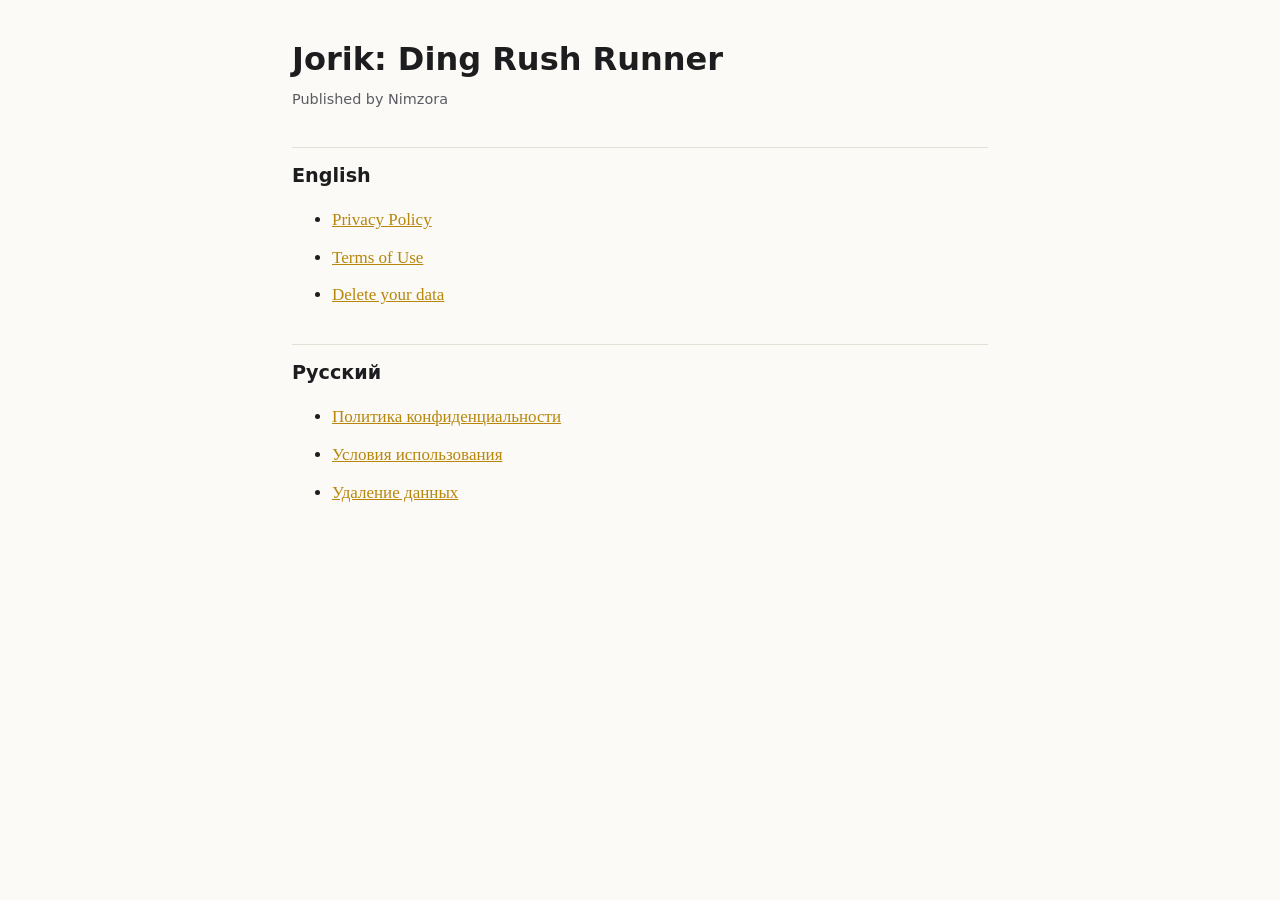
<file: index.html>
<!doctype html>
<html lang="en"><head><meta charset="utf-8"><meta name="viewport" content="width=device-width, initial-scale=1">
<title>Jorik: Ding Rush Runner — Legal</title><link rel="stylesheet" href="style.css"></head>
<body><main>
<h1>Jorik: Ding Rush Runner</h1>
<p class="meta">Published by Nimzora</p>
<h2>English</h2>
<ul><li><a href="privacy/">Privacy Policy</a></li><li><a href="terms/">Terms of Use</a></li><li><a href="delete-data/">Delete your data</a></li></ul>
<h2>Русский</h2>
<ul><li><a href="ru/privacy/">Политика конфиденциальности</a></li><li><a href="ru/terms/">Условия использования</a></li><li><a href="ru/delete-data/">Удаление данных</a></li></ul>
</main></body></html>
</file>
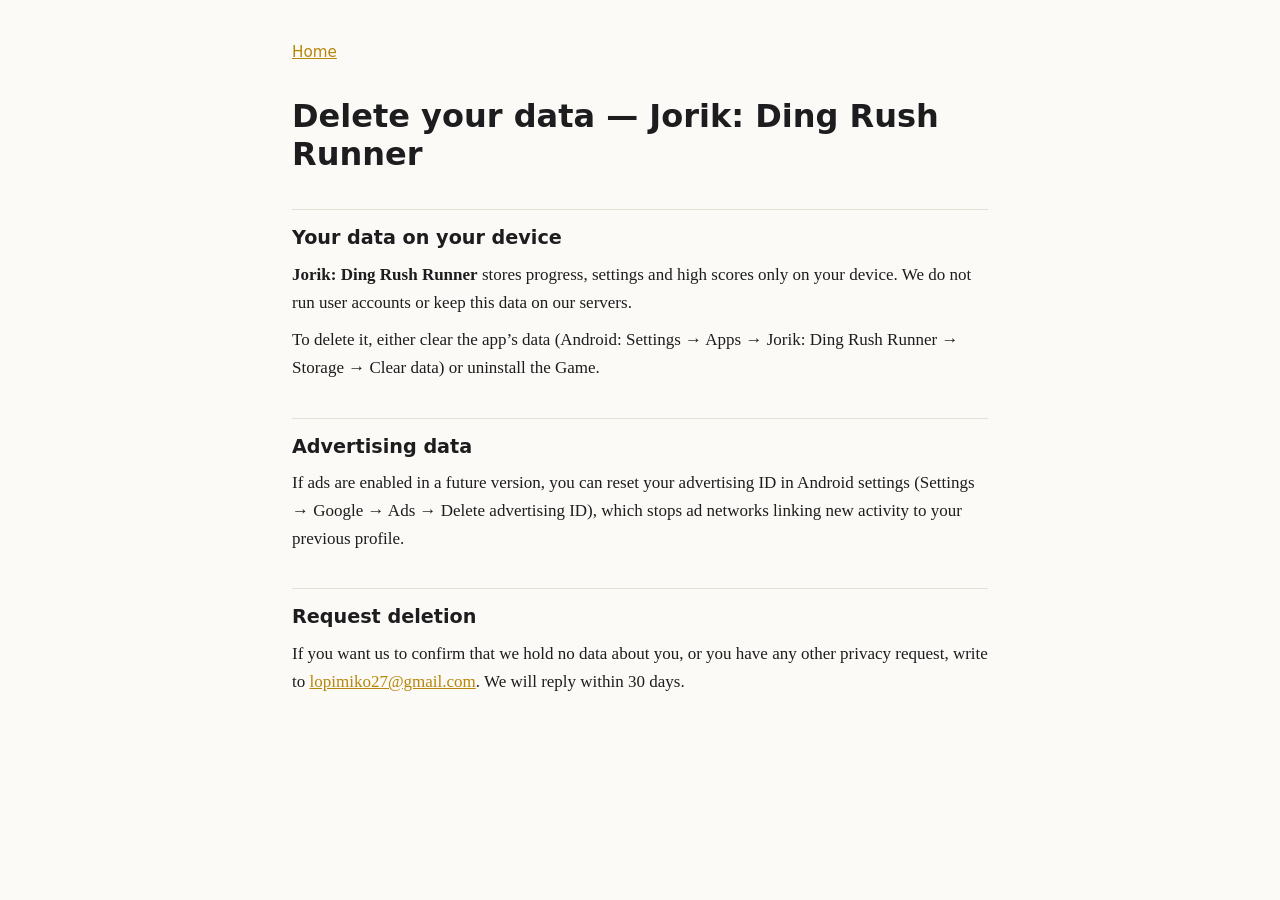
<file: delete-data/index.html>
<!doctype html>
<html lang="en"><head><meta charset="utf-8">
<meta name="viewport" content="width=device-width, initial-scale=1">
<title>Delete your data — Jorik: Ding Rush Runner</title>
<meta name="robots" content="index,follow">
<link rel="stylesheet" href="../style.css"></head>
<body><main>
<nav><a href="../">Home</a></nav>
<h1>Delete your data — Jorik: Ding Rush Runner</h1>

<h2>Your data on your device</h2>
<p><b>Jorik: Ding Rush Runner</b> stores progress, settings and high scores only on your device. We do not run user accounts or keep this data on our servers.</p><p>To delete it, either clear the app’s data (Android: Settings → Apps → Jorik: Ding Rush Runner → Storage → Clear data) or uninstall the Game.</p>
<h2>Advertising data</h2>
<p>If ads are enabled in a future version, you can reset your advertising ID in Android settings (Settings → Google → Ads → Delete advertising ID), which stops ad networks linking new activity to your previous profile.</p>
<h2>Request deletion</h2>
<p>If you want us to confirm that we hold no data about you, or you have any other privacy request, write to <a href="mailto:lopimiko27@gmail.com">lopimiko27@gmail.com</a>. We will reply within 30 days.</p>

</main></body></html>
</file>
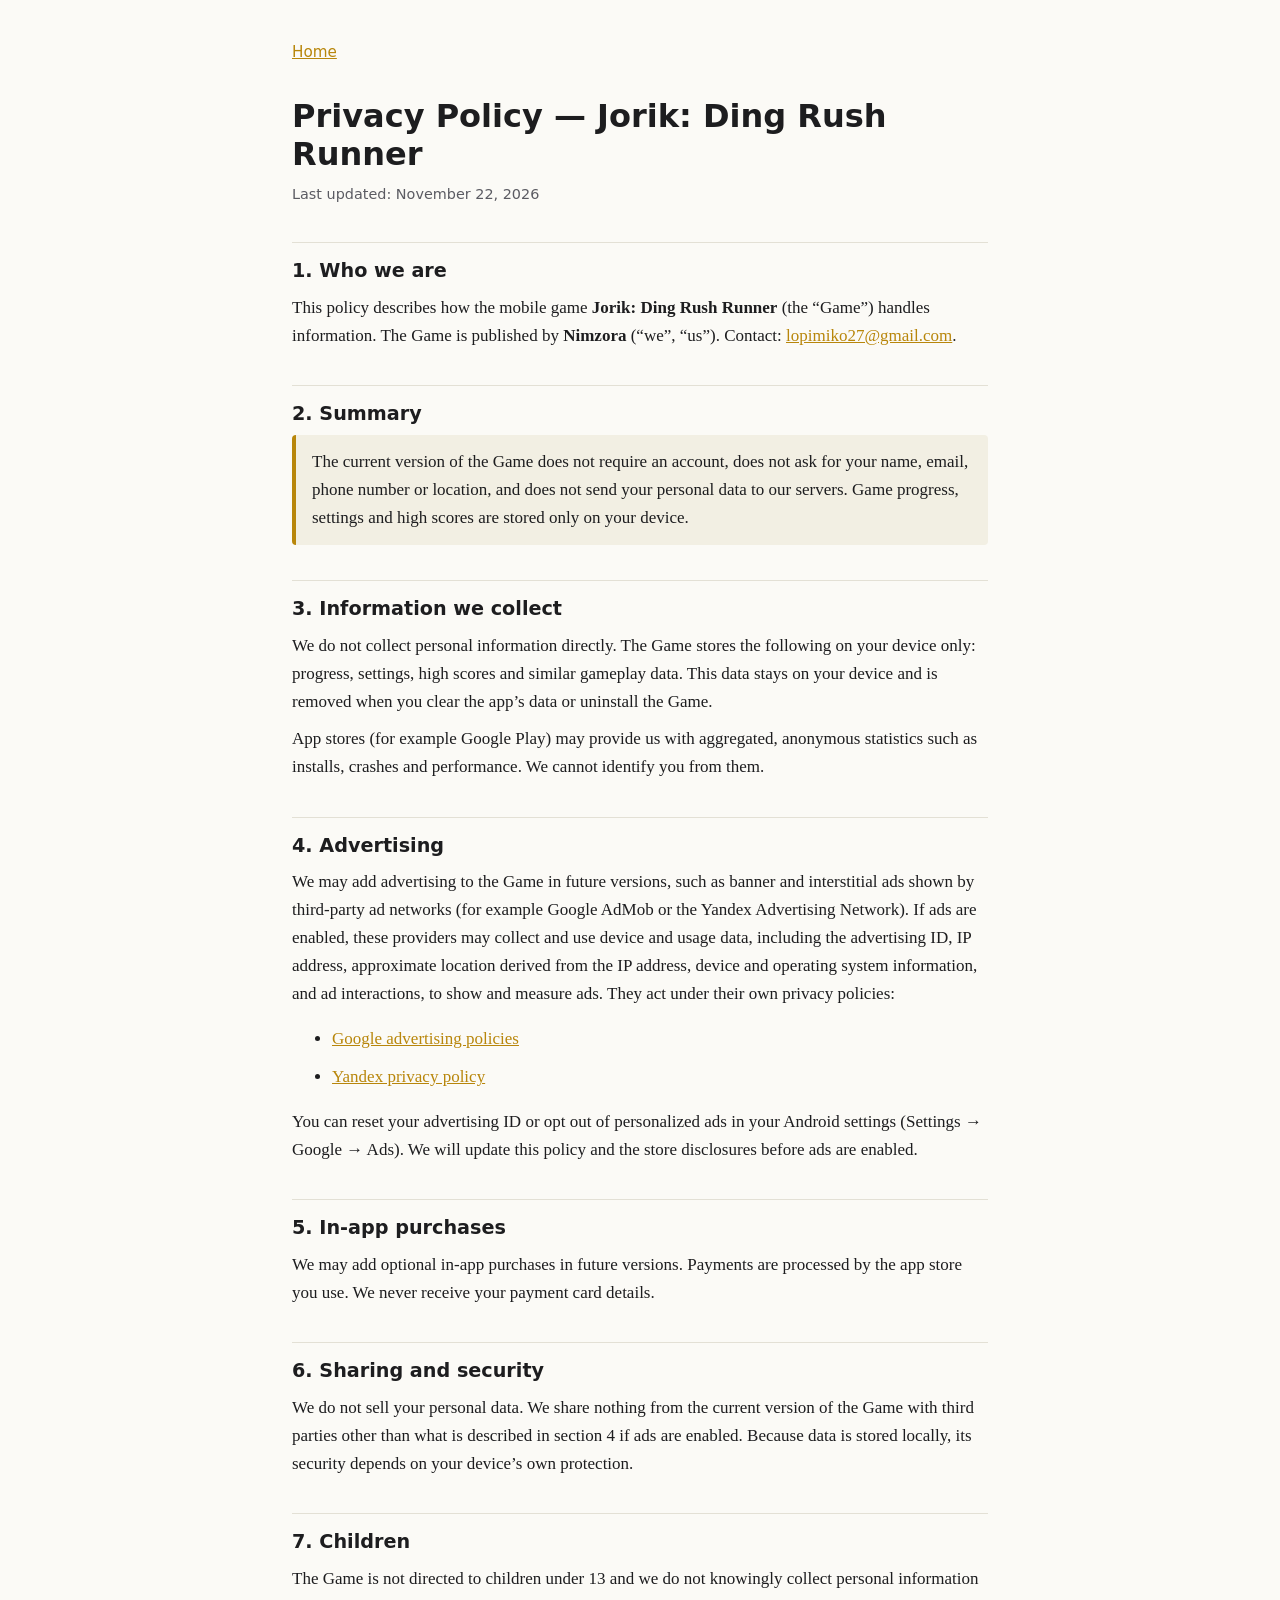
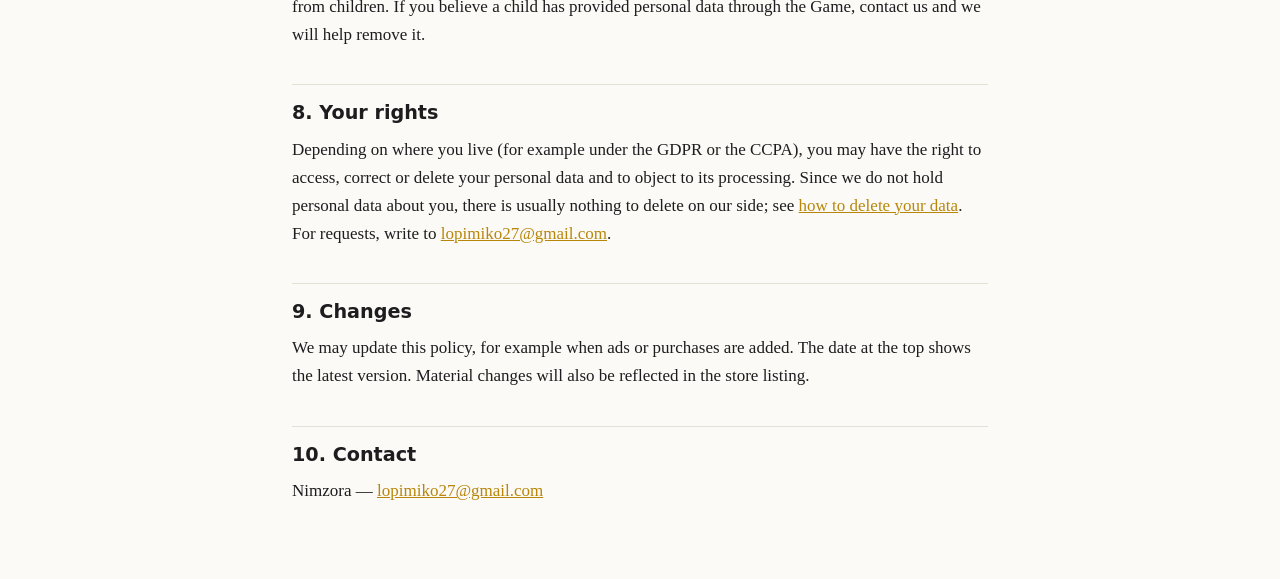
<file: privacy/index.html>
<!doctype html>
<html lang="en"><head><meta charset="utf-8">
<meta name="viewport" content="width=device-width, initial-scale=1">
<title>Privacy Policy — Jorik: Ding Rush Runner</title>
<meta name="robots" content="index,follow">
<link rel="stylesheet" href="../style.css"></head>
<body><main>
<nav><a href="../">Home</a></nav>
<h1>Privacy Policy — Jorik: Ding Rush Runner</h1>
<p class="meta">Last updated: November 22, 2026</p>
<h2>1. Who we are</h2>
<p>This policy describes how the mobile game <b>Jorik: Ding Rush Runner</b> (the “Game”) handles information. The Game is published by <b>Nimzora</b> (“we”, “us”). Contact: <a href="mailto:lopimiko27@gmail.com">lopimiko27@gmail.com</a>.</p>
<h2>2. Summary</h2>
<div class="box"><p>The current version of the Game does not require an account, does not ask for your name, email, phone number or location, and does not send your personal data to our servers. Game progress, settings and high scores are stored only on your device.</p></div>
<h2>3. Information we collect</h2>
<p>We do not collect personal information directly. The Game stores the following on your device only: progress, settings, high scores and similar gameplay data. This data stays on your device and is removed when you clear the app’s data or uninstall the Game.</p><p>App stores (for example Google Play) may provide us with aggregated, anonymous statistics such as installs, crashes and performance. We cannot identify you from them.</p>
<h2>4. Advertising</h2>
<p>We may add advertising to the Game in future versions, such as banner and interstitial ads shown by third-party ad networks (for example Google AdMob or the Yandex Advertising Network). If ads are enabled, these providers may collect and use device and usage data, including the advertising ID, IP address, approximate location derived from the IP address, device and operating system information, and ad interactions, to show and measure ads. They act under their own privacy policies:</p><ul><li><a href="https://policies.google.com/technologies/ads">Google advertising policies</a></li><li><a href="https://yandex.com/legal/confidential/">Yandex privacy policy</a></li></ul><p>You can reset your advertising ID or opt out of personalized ads in your Android settings (Settings → Google → Ads). We will update this policy and the store disclosures before ads are enabled.</p>
<h2>5. In-app purchases</h2>
<p>We may add optional in-app purchases in future versions. Payments are processed by the app store you use. We never receive your payment card details.</p>
<h2>6. Sharing and security</h2>
<p>We do not sell your personal data. We share nothing from the current version of the Game with third parties other than what is described in section 4 if ads are enabled. Because data is stored locally, its security depends on your device’s own protection.</p>
<h2>7. Children</h2>
<p>The Game is not directed to children under 13 and we do not knowingly collect personal information from children. If you believe a child has provided personal data through the Game, contact us and we will help remove it.</p>
<h2>8. Your rights</h2>
<p>Depending on where you live (for example under the GDPR or the CCPA), you may have the right to access, correct or delete your personal data and to object to its processing. Since we do not hold personal data about you, there is usually nothing to delete on our side; see <a href="../delete-data/">how to delete your data</a>. For requests, write to <a href="mailto:lopimiko27@gmail.com">lopimiko27@gmail.com</a>.</p>
<h2>9. Changes</h2>
<p>We may update this policy, for example when ads or purchases are added. The date at the top shows the latest version. Material changes will also be reflected in the store listing.</p>
<h2>10. Contact</h2>
<p>Nimzora — <a href="mailto:lopimiko27@gmail.com">lopimiko27@gmail.com</a></p>

</main></body></html>
</file>
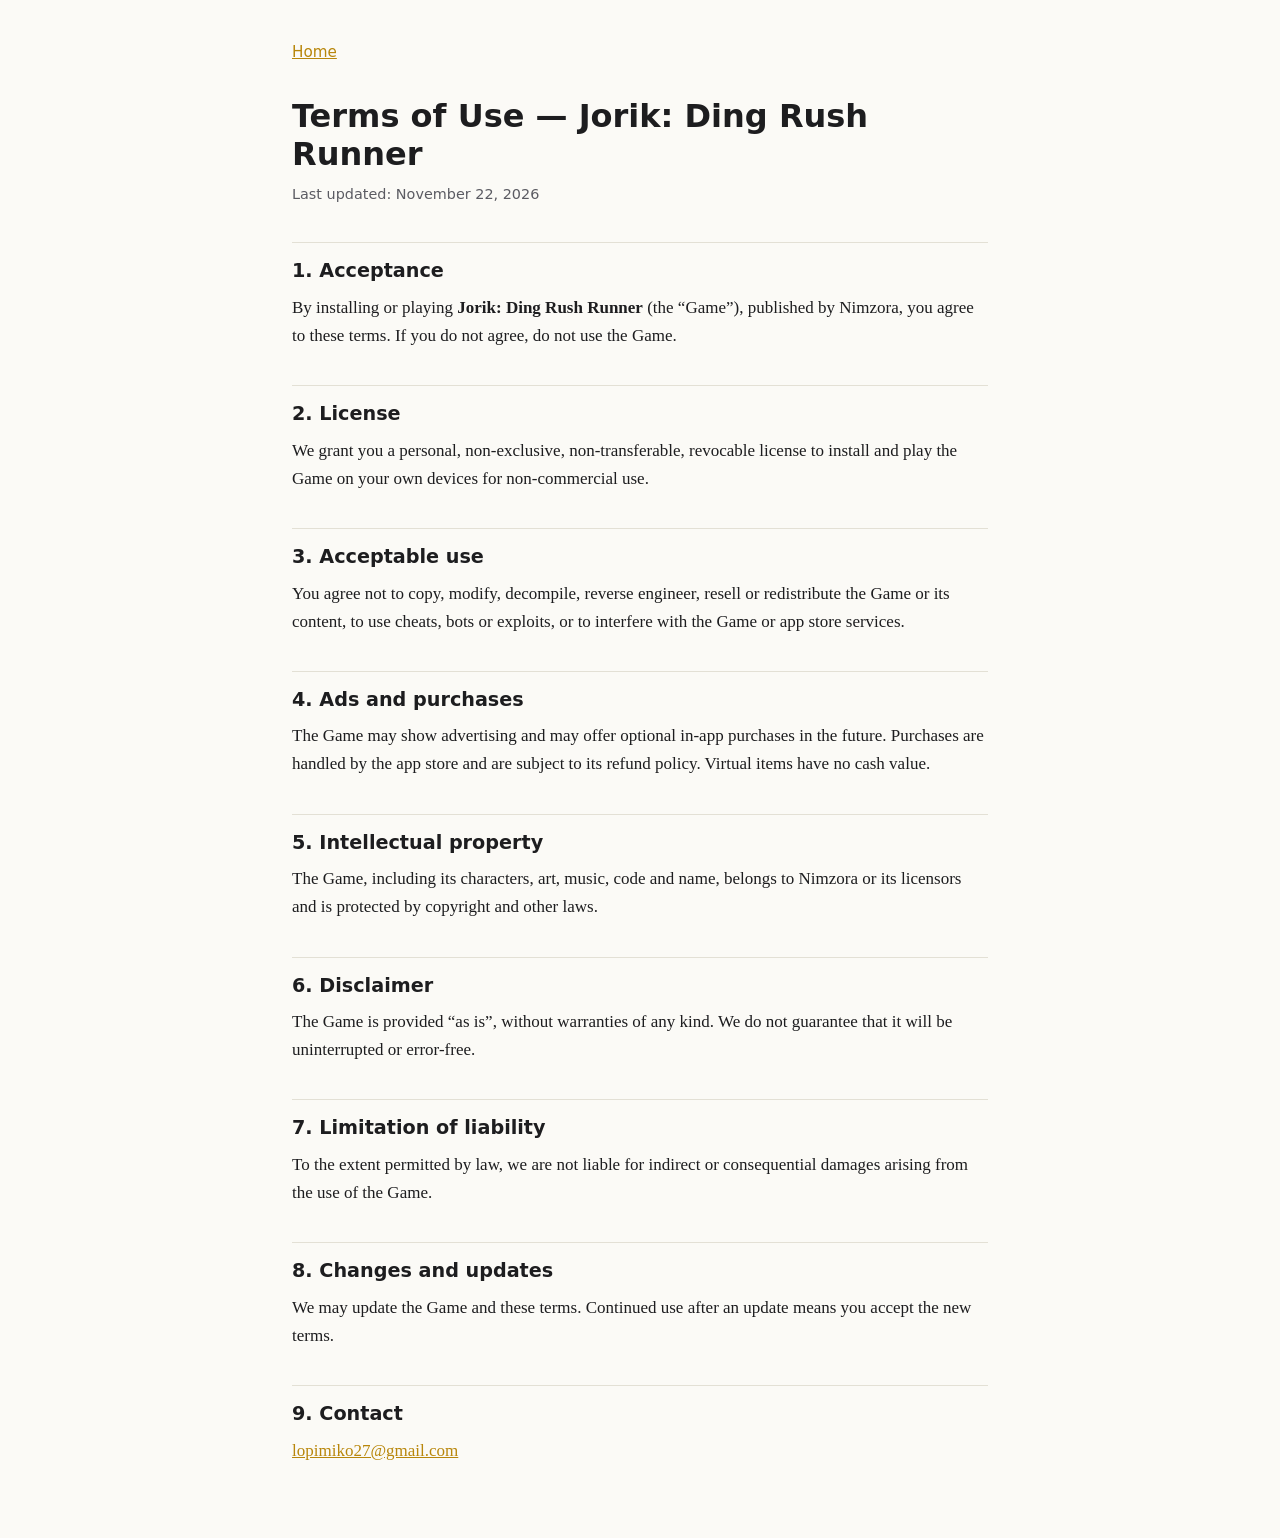
<file: terms/index.html>
<!doctype html>
<html lang="en"><head><meta charset="utf-8">
<meta name="viewport" content="width=device-width, initial-scale=1">
<title>Terms of Use — Jorik: Ding Rush Runner</title>
<meta name="robots" content="index,follow">
<link rel="stylesheet" href="../style.css"></head>
<body><main>
<nav><a href="../">Home</a></nav>
<h1>Terms of Use — Jorik: Ding Rush Runner</h1>
<p class="meta">Last updated: November 22, 2026</p>
<h2>1. Acceptance</h2>
<p>By installing or playing <b>Jorik: Ding Rush Runner</b> (the “Game”), published by Nimzora, you agree to these terms. If you do not agree, do not use the Game.</p>
<h2>2. License</h2>
<p>We grant you a personal, non-exclusive, non-transferable, revocable license to install and play the Game on your own devices for non-commercial use.</p>
<h2>3. Acceptable use</h2>
<p>You agree not to copy, modify, decompile, reverse engineer, resell or redistribute the Game or its content, to use cheats, bots or exploits, or to interfere with the Game or app store services.</p>
<h2>4. Ads and purchases</h2>
<p>The Game may show advertising and may offer optional in-app purchases in the future. Purchases are handled by the app store and are subject to its refund policy. Virtual items have no cash value.</p>
<h2>5. Intellectual property</h2>
<p>The Game, including its characters, art, music, code and name, belongs to Nimzora or its licensors and is protected by copyright and other laws.</p>
<h2>6. Disclaimer</h2>
<p>The Game is provided “as is”, without warranties of any kind. We do not guarantee that it will be uninterrupted or error-free.</p>
<h2>7. Limitation of liability</h2>
<p>To the extent permitted by law, we are not liable for indirect or consequential damages arising from the use of the Game.</p>
<h2>8. Changes and updates</h2>
<p>We may update the Game and these terms. Continued use after an update means you accept the new terms.</p>
<h2>9. Contact</h2>
<p><a href="mailto:lopimiko27@gmail.com">lopimiko27@gmail.com</a></p>

</main></body></html>
</file>
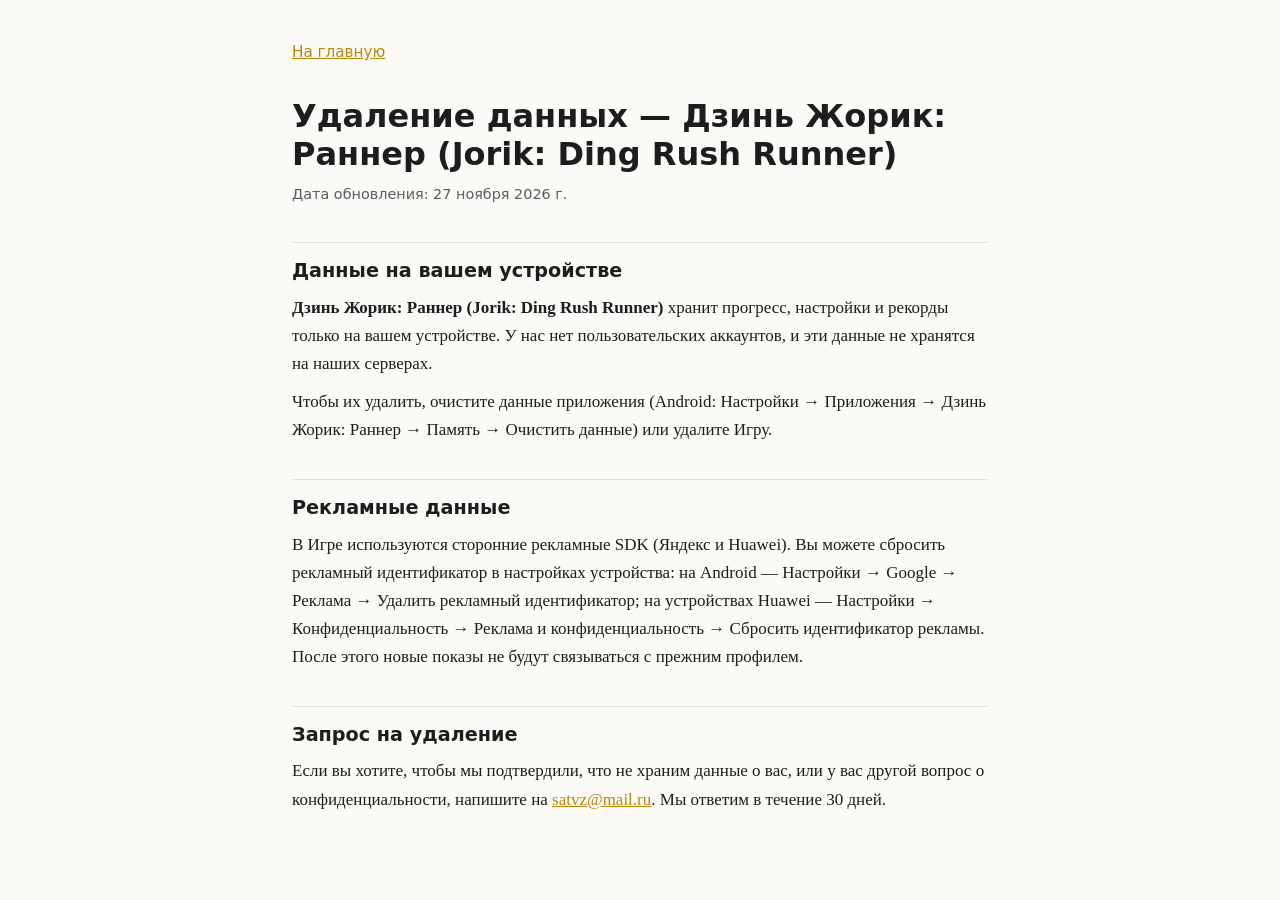
<file: ru/delete-data/index.html>
<!doctype html>
<html lang="ru">
<head>
  <meta charset="utf-8">
  <meta name="viewport" content="width=device-width, initial-scale=1">
  <title>Удаление данных — Дзинь Жорик: Раннер (Jorik: Ding Rush Runner)</title>
  <meta name="robots" content="index,follow">
  <link rel="stylesheet" href="../../style.css">
</head>
<body>
<main>
  <nav><a href="../../">На главную</a></nav>
  <h1>Удаление данных — Дзинь Жорик: Раннер (Jorik: Ding Rush Runner)</h1>
  <p class="meta">Дата обновления: 27 ноября 2026 г.</p>

  <h2>Данные на вашем устройстве</h2>
  <p><b>Дзинь Жорик: Раннер (Jorik: Ding Rush Runner)</b> хранит прогресс, настройки и рекорды только на вашем устройстве. У нас нет пользовательских аккаунтов, и эти данные не хранятся на наших серверах.</p>
  <p>Чтобы их удалить, очистите данные приложения (Android: Настройки → Приложения → Дзинь Жорик: Раннер → Память → Очистить данные) или удалите Игру.</p>

  <h2>Рекламные данные</h2>
  <p>В Игре используются сторонние рекламные SDK (Яндекс и Huawei). Вы можете сбросить рекламный идентификатор в настройках устройства: на Android — Настройки → Google → Реклама → Удалить рекламный идентификатор; на устройствах Huawei — Настройки → Конфиденциальность → Реклама и конфиденциальность → Сбросить идентификатор рекламы. После этого новые показы не будут связываться с прежним профилем.</p>

  <h2>Запрос на удаление</h2>
  <p>Если вы хотите, чтобы мы подтвердили, что не храним данные о вас, или у вас другой вопрос о конфиденциальности, напишите на <a href="mailto:satvz@mail.ru">satvz@mail.ru</a>. Мы ответим в течение 30 дней.</p>
</main>
</body>
</html>
</file>
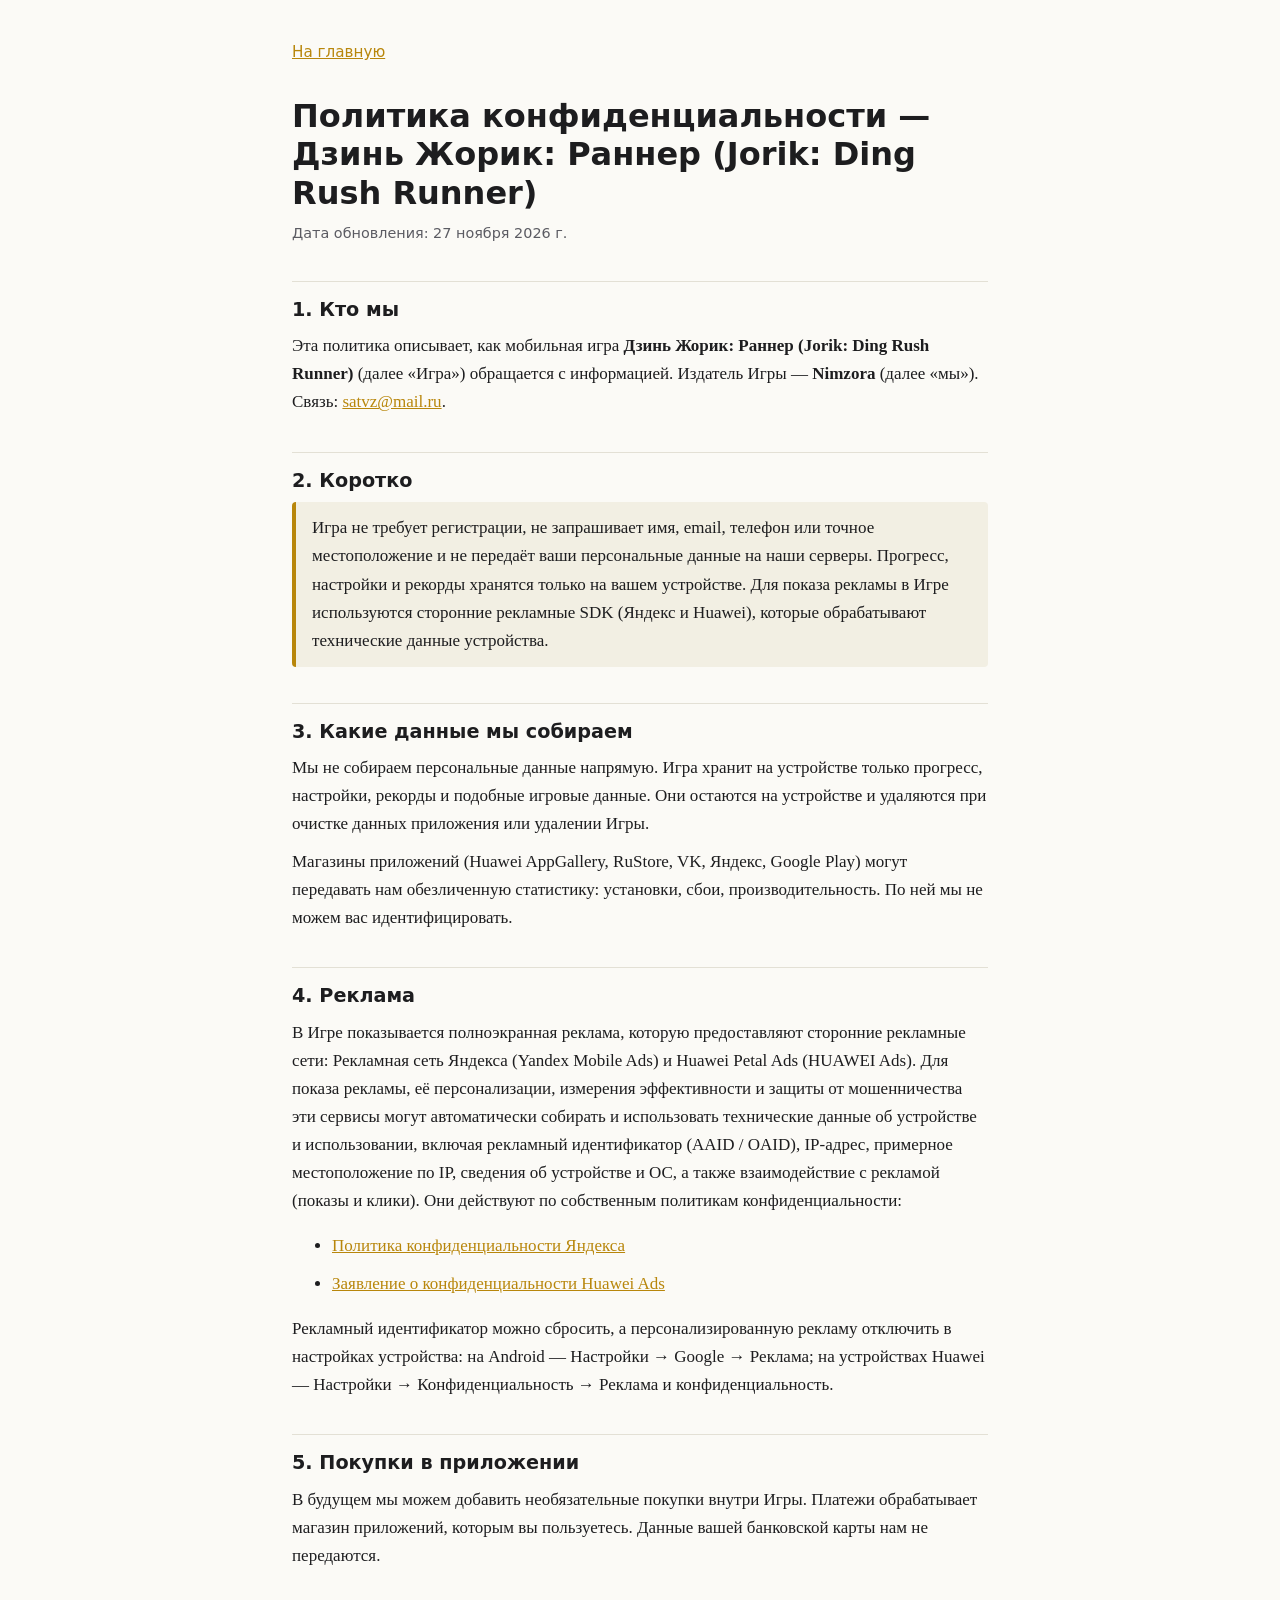
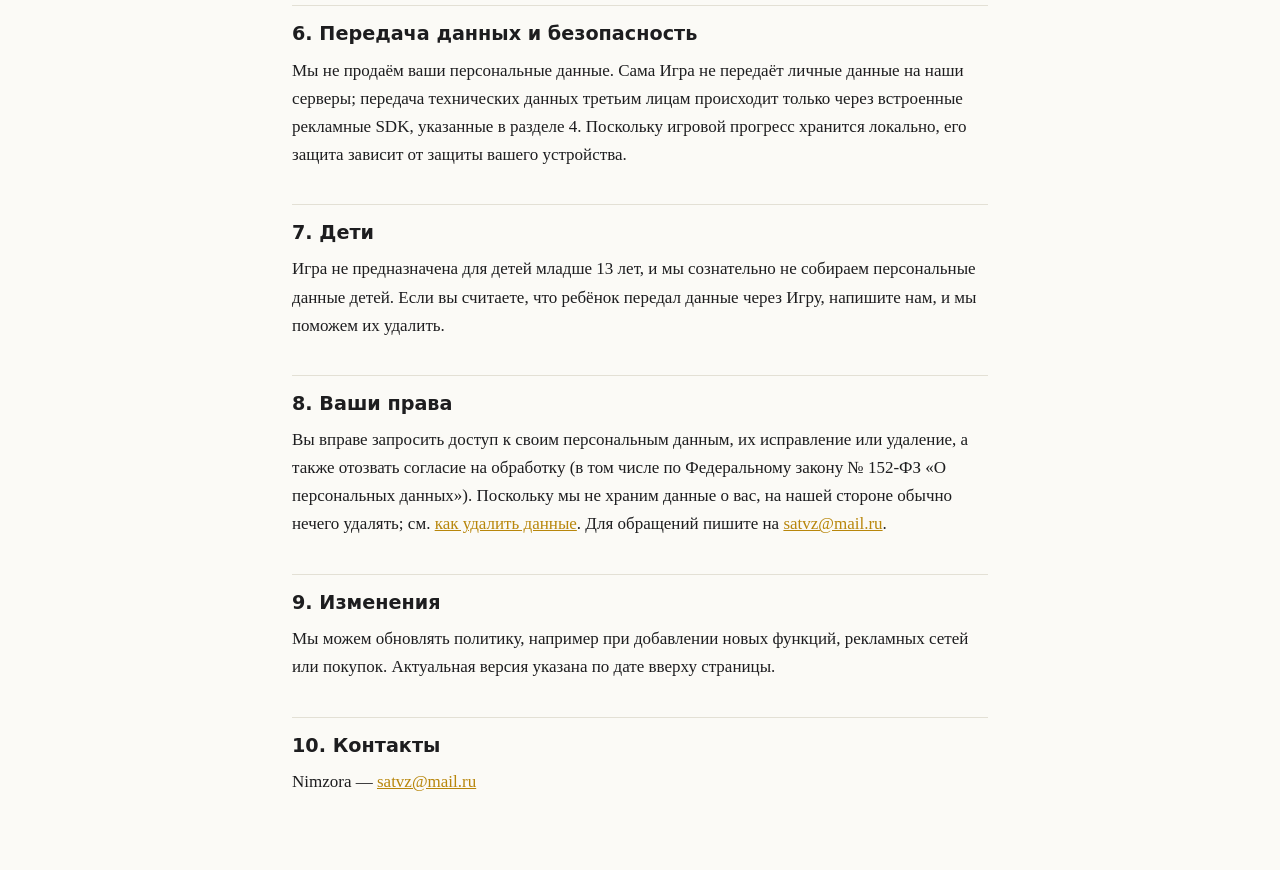
<file: ru/privacy/index.html>
<!doctype html>
<html lang="ru">
<head>
  <meta charset="utf-8">
  <meta name="viewport" content="width=device-width, initial-scale=1">
  <title>Политика конфиденциальности — Дзинь Жорик: Раннер (Jorik: Ding Rush Runner)</title>
  <meta name="robots" content="index,follow">
  <link rel="stylesheet" href="../../style.css">
</head>
<body>
<main>
  <nav><a href="../../">На главную</a></nav>
  <h1>Политика конфиденциальности — Дзинь Жорик: Раннер (Jorik: Ding Rush Runner)</h1>
  <p class="meta">Дата обновления: 27 ноября 2026 г.</p>

  <h2>1. Кто мы</h2>
  <p>Эта политика описывает, как мобильная игра <b>Дзинь Жорик: Раннер (Jorik: Ding Rush Runner)</b> (далее «Игра») обращается с информацией. Издатель Игры — <b>Nimzora</b> (далее «мы»). Связь: <a href="mailto:satvz@mail.ru">satvz@mail.ru</a>.</p>

  <h2>2. Коротко</h2>
  <div class="box">
    <p>Игра не требует регистрации, не запрашивает имя, email, телефон или точное местоположение и не передаёт ваши персональные данные на наши серверы. Прогресс, настройки и рекорды хранятся только на вашем устройстве. Для показа рекламы в Игре используются сторонние рекламные SDK (Яндекс и Huawei), которые обрабатывают технические данные устройства.</p>
  </div>

  <h2>3. Какие данные мы собираем</h2>
  <p>Мы не собираем персональные данные напрямую. Игра хранит на устройстве только прогресс, настройки, рекорды и подобные игровые данные. Они остаются на устройстве и удаляются при очистке данных приложения или удалении Игры.</p>
  <p>Магазины приложений (Huawei AppGallery, RuStore, VK, Яндекс, Google Play) могут передавать нам обезличенную статистику: установки, сбои, производительность. По ней мы не можем вас идентифицировать.</p>

  <h2>4. Реклама</h2>
  <p>В Игре показывается полноэкранная реклама, которую предоставляют сторонние рекламные сети: Рекламная сеть Яндекса (Yandex Mobile Ads) и Huawei Petal Ads (HUAWEI Ads). Для показа рекламы, её персонализации, измерения эффективности и защиты от мошенничества эти сервисы могут автоматически собирать и использовать технические данные об устройстве и использовании, включая рекламный идентификатор (AAID / OAID), IP-адрес, примерное местоположение по IP, сведения об устройстве и ОС, а также взаимодействие с рекламой (показы и клики). Они действуют по собственным политикам конфиденциальности:</p>
  <ul>
    <li><a href="https://yandex.ru/legal/confidential/">Политика конфиденциальности Яндекса</a></li>
    <li><a href="https://developer.huawei.com/consumer/en/doc/distribution/monetize/privacy-statement-0000001085254549">Заявление о конфиденциальности Huawei Ads</a></li>
  </ul>
  <p>Рекламный идентификатор можно сбросить, а персонализированную рекламу отключить в настройках устройства: на Android — Настройки → Google → Реклама; на устройствах Huawei — Настройки → Конфиденциальность → Реклама и конфиденциальность.</p>

  <h2>5. Покупки в приложении</h2>
  <p>В будущем мы можем добавить необязательные покупки внутри Игры. Платежи обрабатывает магазин приложений, которым вы пользуетесь. Данные вашей банковской карты нам не передаются.</p>

  <h2>6. Передача данных и безопасность</h2>
  <p>Мы не продаём ваши персональные данные. Сама Игра не передаёт личные данные на наши серверы; передача технических данных третьим лицам происходит только через встроенные рекламные SDK, указанные в разделе 4. Поскольку игровой прогресс хранится локально, его защита зависит от защиты вашего устройства.</p>

  <h2>7. Дети</h2>
  <p>Игра не предназначена для детей младше 13 лет, и мы сознательно не собираем персональные данные детей. Если вы считаете, что ребёнок передал данные через Игру, напишите нам, и мы поможем их удалить.</p>

  <h2>8. Ваши права</h2>
  <p>Вы вправе запросить доступ к своим персональным данным, их исправление или удаление, а также отозвать согласие на обработку (в том числе по Федеральному закону № 152-ФЗ «О персональных данных»). Поскольку мы не храним данные о вас, на нашей стороне обычно нечего удалять; см. <a href="../delete-data/">как удалить данные</a>. Для обращений пишите на <a href="mailto:satvz@mail.ru">satvz@mail.ru</a>.</p>

  <h2>9. Изменения</h2>
  <p>Мы можем обновлять политику, например при добавлении новых функций, рекламных сетей или покупок. Актуальная версия указана по дате вверху страницы.</p>

  <h2>10. Контакты</h2>
  <p>Nimzora — <a href="mailto:satvz@mail.ru">satvz@mail.ru</a></p>
</main>
</body>
</html>
</file>
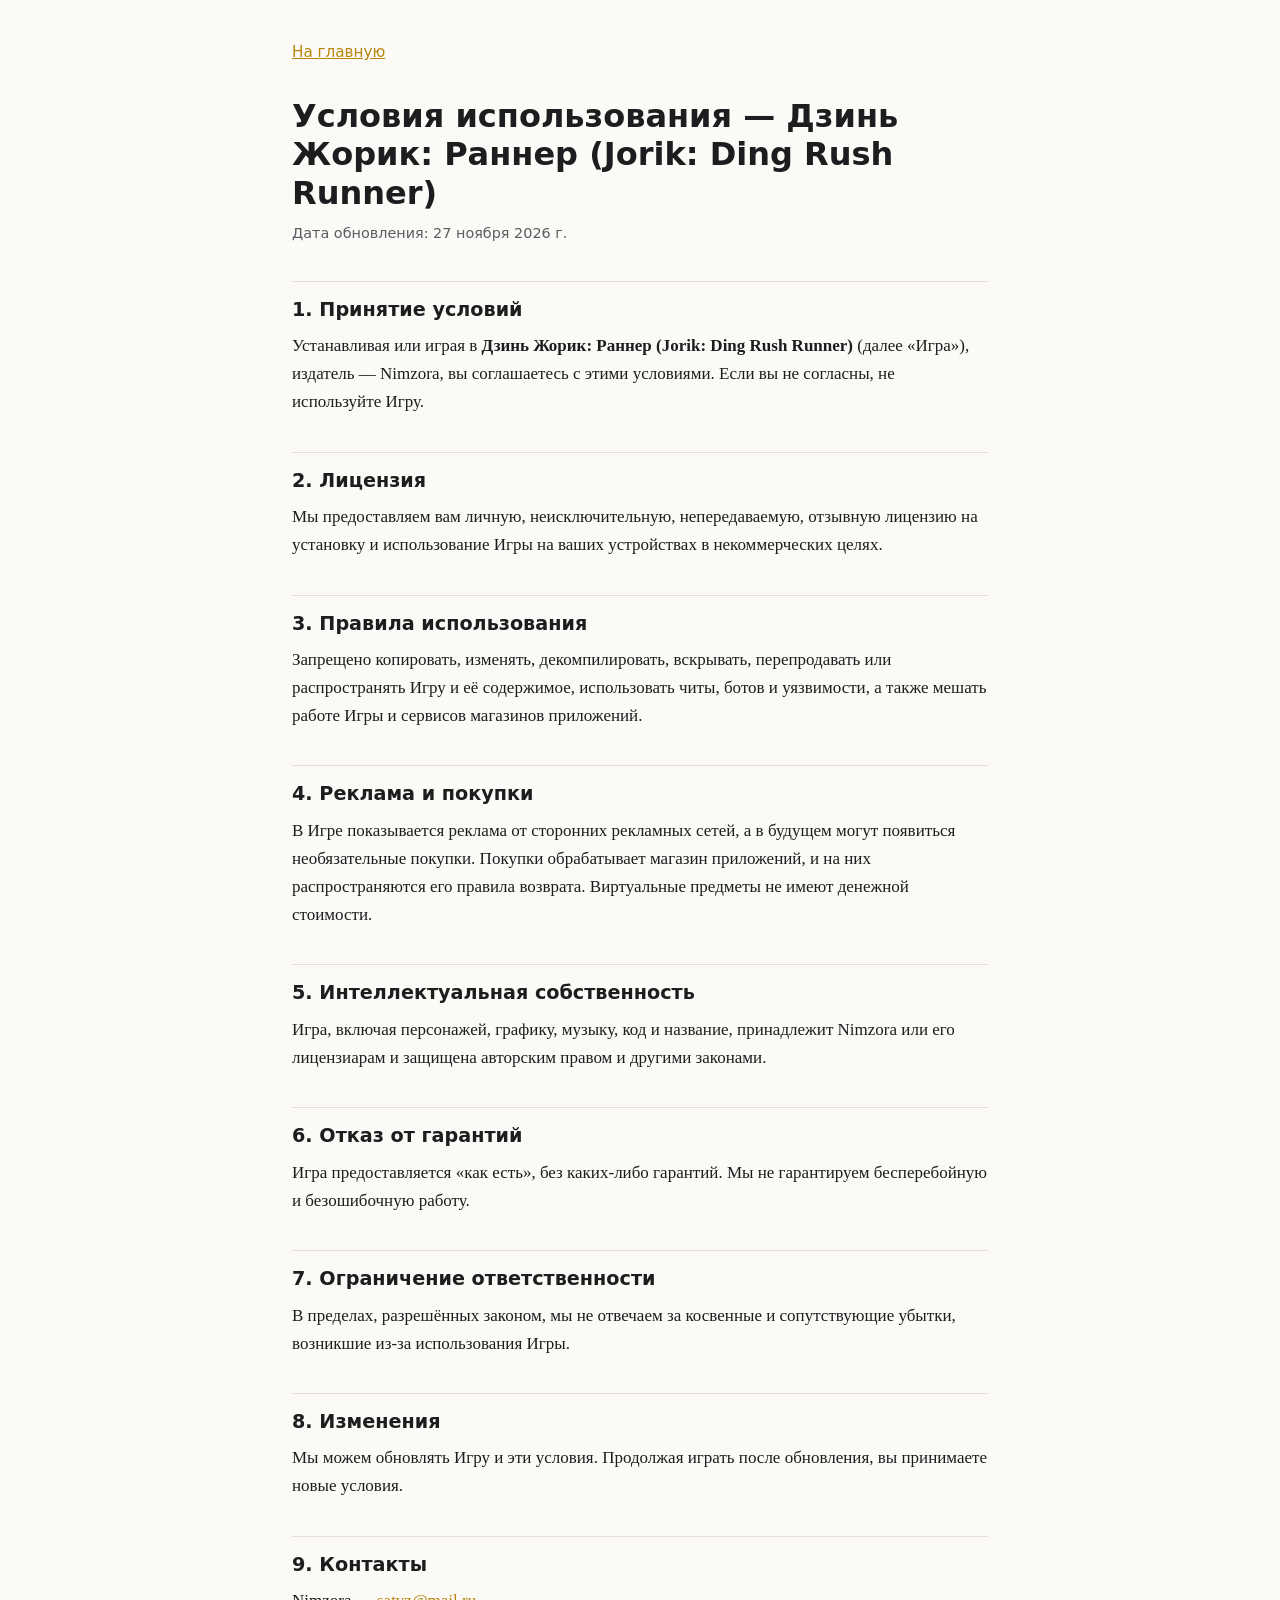
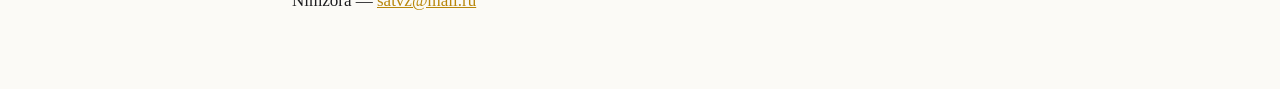
<file: ru/terms/index.html>
<!doctype html>
<html lang="ru">
<head>
  <meta charset="utf-8">
  <meta name="viewport" content="width=device-width, initial-scale=1">
  <title>Условия использования — Дзинь Жорик: Раннер (Jorik: Ding Rush Runner)</title>
  <meta name="robots" content="index,follow">
  <link rel="stylesheet" href="../../style.css">
</head>
<body>
<main>
  <nav><a href="../../">На главную</a></nav>
  <h1>Условия использования — Дзинь Жорик: Раннер (Jorik: Ding Rush Runner)</h1>
  <p class="meta">Дата обновления: 27 ноября 2026 г.</p>

  <h2>1. Принятие условий</h2>
  <p>Устанавливая или играя в <b>Дзинь Жорик: Раннер (Jorik: Ding Rush Runner)</b> (далее «Игра»), издатель — Nimzora, вы соглашаетесь с этими условиями. Если вы не согласны, не используйте Игру.</p>

  <h2>2. Лицензия</h2>
  <p>Мы предоставляем вам личную, неисключительную, непередаваемую, отзывную лицензию на установку и использование Игры на ваших устройствах в некоммерческих целях.</p>

  <h2>3. Правила использования</h2>
  <p>Запрещено копировать, изменять, декомпилировать, вскрывать, перепродавать или распространять Игру и её содержимое, использовать читы, ботов и уязвимости, а также мешать работе Игры и сервисов магазинов приложений.</p>

  <h2>4. Реклама и покупки</h2>
  <p>В Игре показывается реклама от сторонних рекламных сетей, а в будущем могут появиться необязательные покупки. Покупки обрабатывает магазин приложений, и на них распространяются его правила возврата. Виртуальные предметы не имеют денежной стоимости.</p>

  <h2>5. Интеллектуальная собственность</h2>
  <p>Игра, включая персонажей, графику, музыку, код и название, принадлежит Nimzora или его лицензиарам и защищена авторским правом и другими законами.</p>

  <h2>6. Отказ от гарантий</h2>
  <p>Игра предоставляется «как есть», без каких-либо гарантий. Мы не гарантируем бесперебойную и безошибочную работу.</p>

  <h2>7. Ограничение ответственности</h2>
  <p>В пределах, разрешённых законом, мы не отвечаем за косвенные и сопутствующие убытки, возникшие из-за использования Игры.</p>

  <h2>8. Изменения</h2>
  <p>Мы можем обновлять Игру и эти условия. Продолжая играть после обновления, вы принимаете новые условия.</p>

  <h2>9. Контакты</h2>
  <p>Nimzora — <a href="mailto:satvz@mail.ru">satvz@mail.ru</a></p>
</main>
</body>
</html>
</file>
<file: style.css>
:root{--bg:#fbfaf6;--fg:#1d1d1f;--mut:#5b5b62;--acc:#b8860b;--line:#e3e0d5;--box:#f2efe3;color-scheme:light}
@media (prefers-color-scheme:dark){:root{--bg:#16161a;--fg:#ececf0;--mut:#a3a3ad;--acc:#e0b84a;--line:#33333b;--box:#202026;color-scheme:dark}}
*{box-sizing:border-box}
body{margin:0;background:var(--bg);color:var(--fg);font:17px/1.65 Georgia,"Times New Roman",serif}
main{max-width:46rem;margin:0 auto;padding:2.5rem 1.25rem 4rem}
h1{font:700 2rem/1.2 system-ui,-apple-system,"Segoe UI",Roboto,sans-serif;margin:0 0 .25rem}
h2{font:600 1.2rem/1.3 system-ui,-apple-system,"Segoe UI",Roboto,sans-serif;margin:2.2rem 0 .5rem;padding-top:1rem;border-top:1px solid var(--line)}
p,li{margin:.6rem 0}
.meta{color:var(--mut);font-family:system-ui,sans-serif;font-size:.9rem}
a{color:var(--acc)}
a:focus-visible{outline:3px solid var(--acc);outline-offset:2px}
nav{font-family:system-ui,sans-serif;font-size:.95rem;display:flex;gap:1rem;flex-wrap:wrap;margin-bottom:2rem}
.box{background:var(--box);border-left:4px solid var(--acc);padding:.2rem 1rem;border-radius:4px}
</file>
